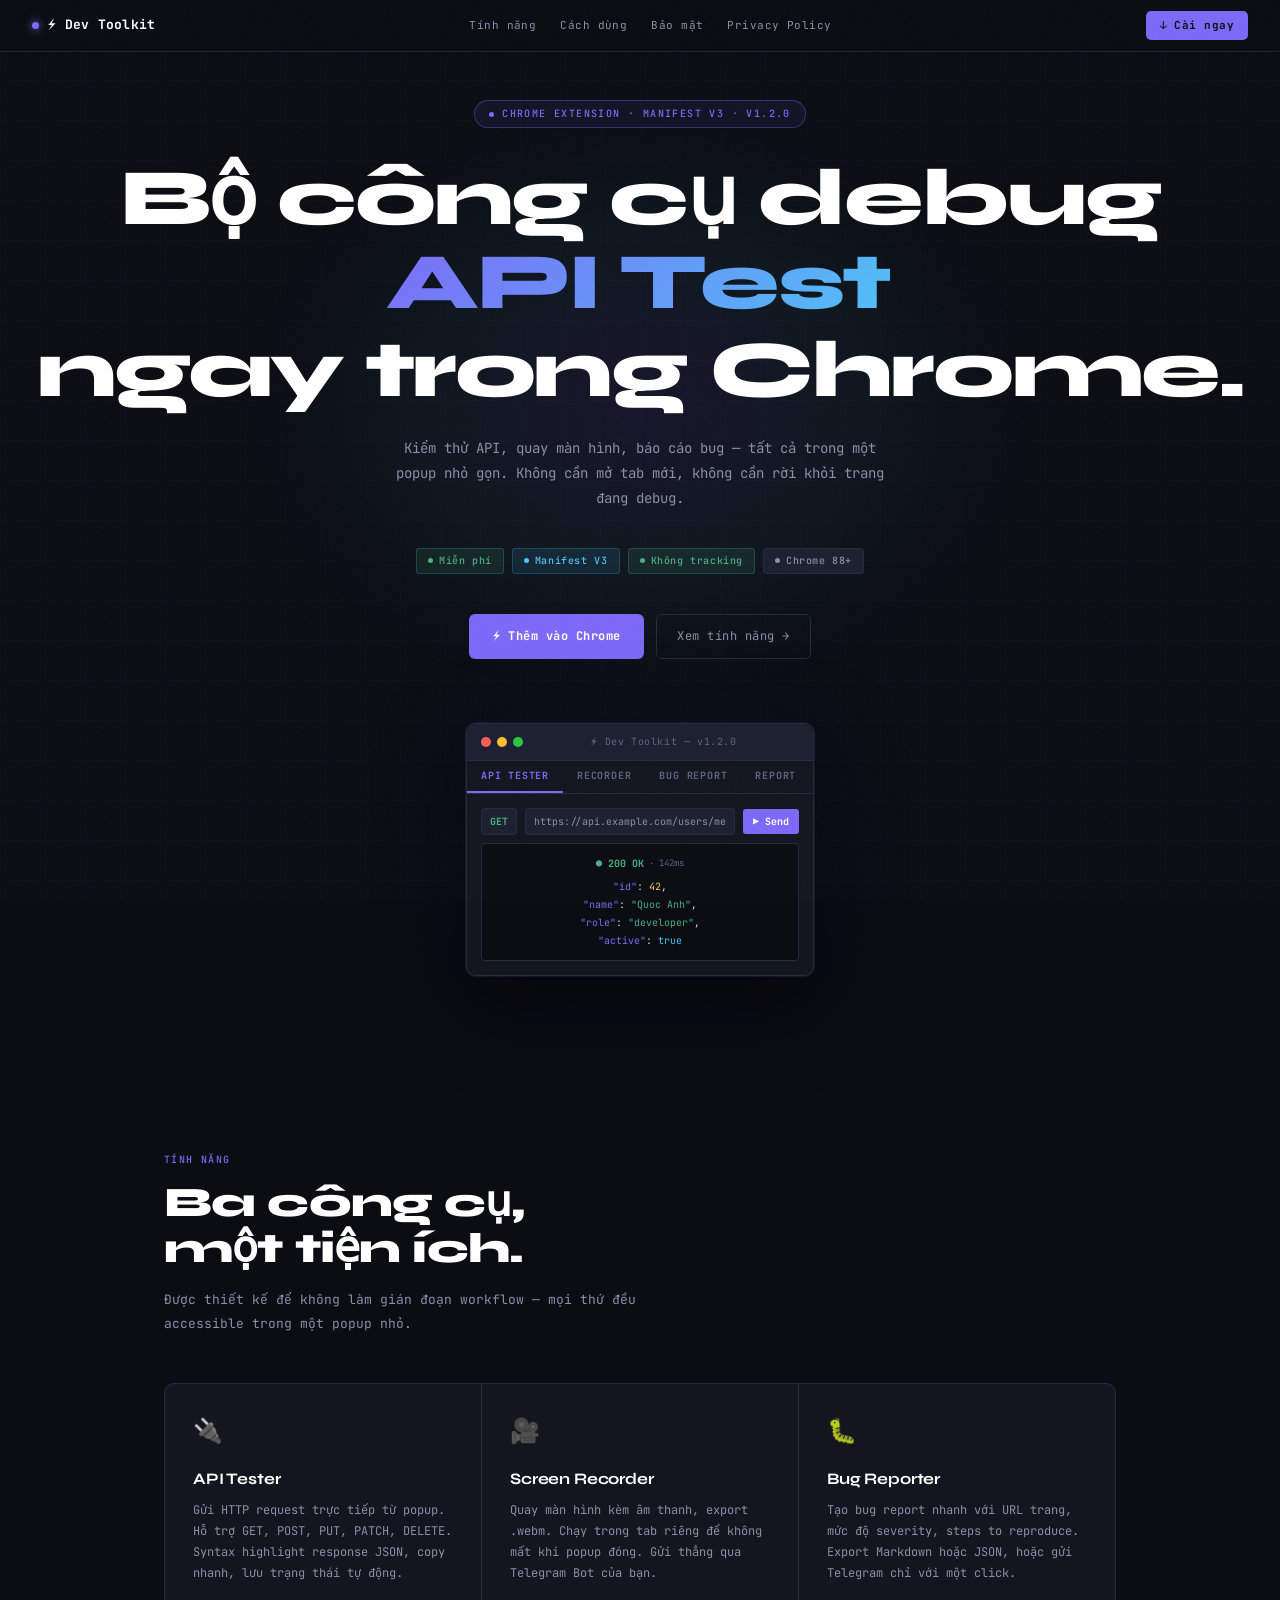
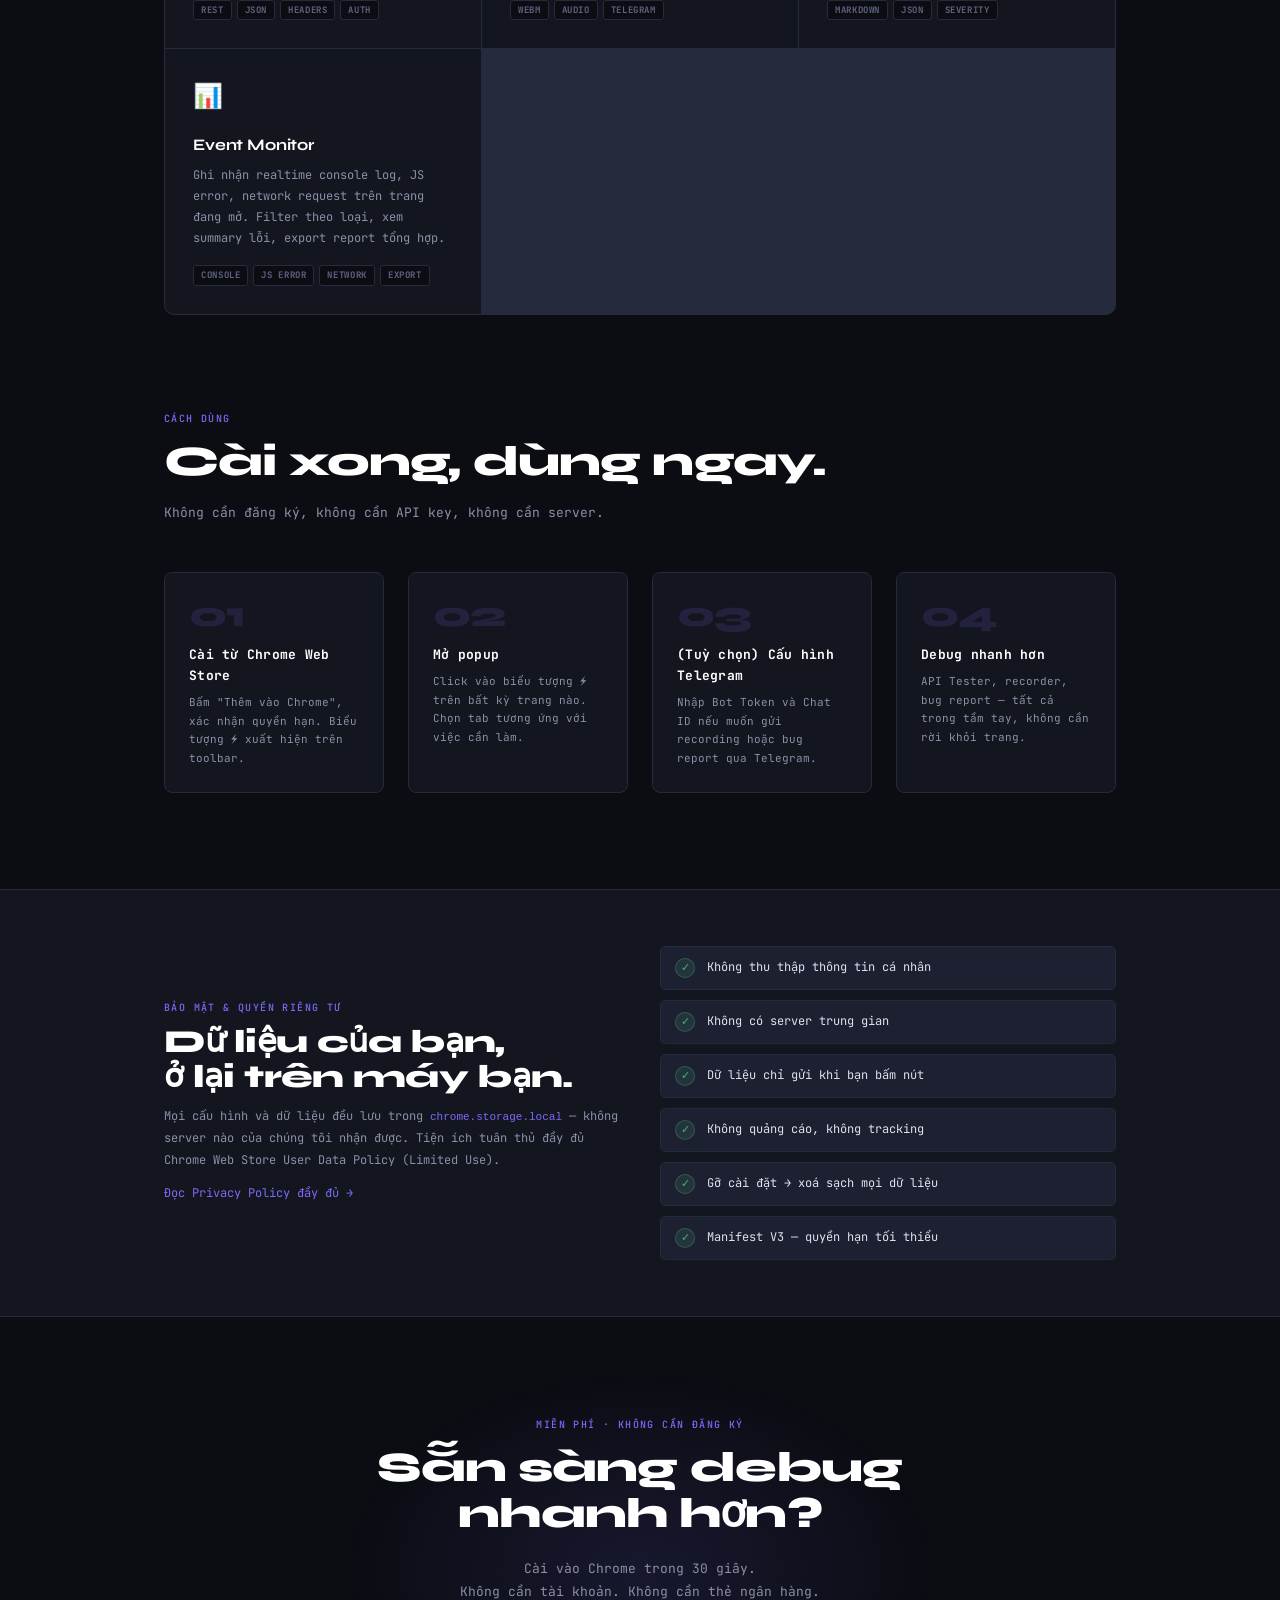
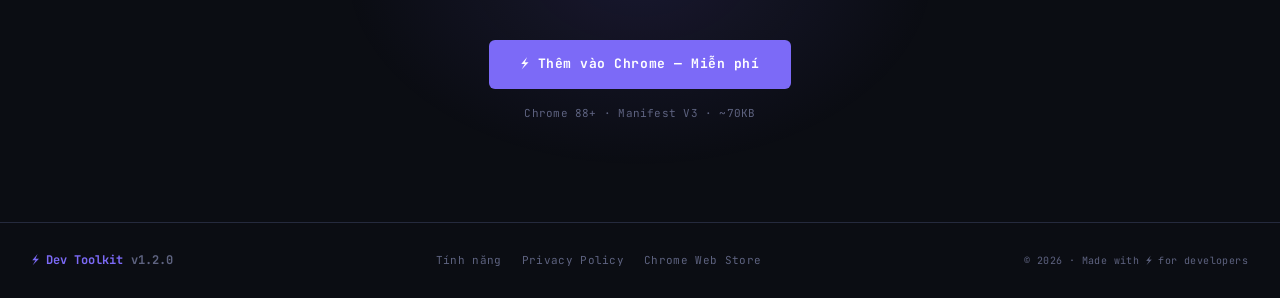
<file: index.html>
<!DOCTYPE html>
<html lang="vi">
<head>
<meta charset="UTF-8">
<meta name="viewport" content="width=device-width, initial-scale=1.0">
<meta name="description" content="Dev Toolkit – API Tester, Screen Recorder, Bug Reporter trực tiếp trong Chrome. Công cụ debug mạnh mẽ cho lập trình viên.">
<meta property="og:title" content="Dev Toolkit – Chrome Extension">
<meta property="og:description" content="API Tester · Screen Recorder · Bug Reporter. Bộ công cụ debug cho lập trình viên ngay trong Chrome.">
<title>Dev Toolkit – Chrome Extension for Developers</title>
<link rel="preconnect" href="https://fonts.googleapis.com">
<link href="https://fonts.googleapis.com/css2?family=JetBrains+Mono:ital,wght@0,400;0,500;0,700;1,400&family=Syne:wght@400;700;800&display=swap" rel="stylesheet">
<style>
/* ─── Reset & Variables ─────────────────────────────────── */
*, *::before, *::after { box-sizing: border-box; margin: 0; padding: 0; }

:root {
  --bg:       #0b0d13;
  --surface:  #13161f;
  --surface2: #1c2030;
  --border:   #252a3d;
  --border2:  #1e2236;
  --purple:   #7c6af7;
  --purple-d: #5548d9;
  --blue:     #4fc3f7;
  --green:    #4caf82;
  --yellow:   #ffc857;
  --red:      #f25f5c;
  --text:     #dde1f0;
  --muted:    #5e6380;
  --muted2:   #8b8fa8;
  --mono: 'JetBrains Mono', monospace;
  --display: 'Syne', sans-serif;
}

html { scroll-behavior: smooth; }

body {
  background: var(--bg);
  color: var(--text);
  font-family: var(--mono);
  font-size: 13px;
  line-height: 1.6;
  overflow-x: hidden;
}

/* ─── Noise overlay ─────────────────────────────────────── */
body::before {
  content: '';
  position: fixed; inset: 0;
  background-image: url("data:image/svg+xml,%3Csvg viewBox='0 0 256 256' xmlns='http://www.w3.org/2000/svg'%3E%3Cfilter id='n'%3E%3CfeTurbulence type='fractalNoise' baseFrequency='0.9' numOctaves='4' stitchTiles='stitch'/%3E%3C/filter%3E%3Crect width='100%25' height='100%25' filter='url(%23n)' opacity='0.04'/%3E%3C/svg%3E");
  background-size: 200px;
  pointer-events: none;
  z-index: 999;
  opacity: .6;
}

/* ─── Grid bg ───────────────────────────────────────────── */
.grid-bg {
  position: fixed; inset: 0;
  background-image:
    linear-gradient(rgba(124,106,247,.025) 1px, transparent 1px),
    linear-gradient(90deg, rgba(124,106,247,.025) 1px, transparent 1px);
  background-size: 40px 40px;
  pointer-events: none;
}

/* ─── Nav ───────────────────────────────────────────────── */
nav {
  position: fixed; top: 0; left: 0; right: 0;
  display: flex; align-items: center; justify-content: space-between;
  padding: 0 32px;
  height: 52px;
  border-bottom: 1px solid var(--border2);
  background: rgba(11,13,19,.85);
  backdrop-filter: blur(12px);
  z-index: 100;
}

.nav-logo {
  display: flex; align-items: center; gap: 9px;
  font-weight: 700; font-size: 13px; color: #fff;
  text-decoration: none; letter-spacing: .02em;
}

.nav-logo-dot {
  width: 7px; height: 7px;
  background: var(--purple);
  border-radius: 50%;
  box-shadow: 0 0 8px var(--purple);
  animation: breathe 3s infinite;
}

@keyframes breathe {
  0%,100% { box-shadow: 0 0 6px var(--purple); }
  50%      { box-shadow: 0 0 16px var(--purple), 0 0 32px rgba(124,106,247,.3); }
}

.nav-links {
  display: flex; align-items: center; gap: 4px;
}

.nav-link {
  font-size: 11px; color: var(--muted2);
  text-decoration: none; padding: 5px 10px;
  border-radius: 4px; transition: color .15s, background .15s;
  letter-spacing: .04em;
}
.nav-link:hover { color: var(--text); background: var(--surface2); }

.nav-cta {
  display: inline-flex; align-items: center; gap: 7px;
  font-size: 11px; font-weight: 700; color: var(--bg);
  background: var(--purple);
  padding: 6px 14px; border-radius: 5px;
  text-decoration: none; letter-spacing: .04em;
  transition: background .15s, transform .1s;
}
.nav-cta:hover { background: var(--purple-d); transform: translateY(-1px); }

/* ─── Hero ──────────────────────────────────────────────── */
.hero {
  min-height: 100vh;
  display: flex; flex-direction: column;
  justify-content: center; align-items: center;
  text-align: center;
  padding: 100px 24px 80px;
  position: relative;
}

/* Radial glow behind hero */
.hero::before {
  content: '';
  position: absolute;
  top: 10%; left: 50%;
  transform: translateX(-50%);
  width: 800px; height: 600px;
  background: radial-gradient(ellipse at center,
    rgba(124,106,247,.1) 0%,
    rgba(79,195,247,.05) 40%,
    transparent 70%);
  pointer-events: none;
}

.hero-tag {
  display: inline-flex; align-items: center; gap: 8px;
  font-size: 10px; font-weight: 500;
  color: var(--purple); letter-spacing: .14em; text-transform: uppercase;
  border: 1px solid rgba(124,106,247,.35);
  background: rgba(124,106,247,.08);
  padding: 5px 14px; border-radius: 20px;
  margin-bottom: 28px;
  animation: fadeUp .6s ease both;
}

.hero-tag::before {
  content: '';
  width: 5px; height: 5px;
  border-radius: 50%;
  background: var(--purple);
  animation: breathe 2s infinite;
}

.hero-title {
  font-family: var(--display);
  font-size: clamp(40px, 8vw, 80px);
  font-weight: 800;
  line-height: 1.05;
  letter-spacing: -.03em;
  color: #fff;
  margin-bottom: 8px;
  animation: fadeUp .6s .1s ease both;
}

.hero-title span {
  background: linear-gradient(135deg, var(--purple) 0%, var(--blue) 100%);
  -webkit-background-clip: text;
  -webkit-text-fill-color: transparent;
  background-clip: text;
}

.hero-sub {
  font-size: clamp(12px, 2vw, 14px);
  color: var(--muted2);
  max-width: 500px;
  margin: 16px auto 36px;
  line-height: 1.8;
  animation: fadeUp .6s .2s ease both;
}

.hero-badges {
  display: flex; flex-wrap: wrap; gap: 8px;
  justify-content: center;
  margin-bottom: 40px;
  animation: fadeUp .6s .25s ease both;
}

.badge {
  display: inline-flex; align-items: center; gap: 6px;
  font-size: 10px; font-weight: 500; letter-spacing: .06em;
  padding: 4px 11px; border-radius: 3px;
}
.badge-green  { background: rgba(76,175,130,.12); color: var(--green); border: 1px solid rgba(76,175,130,.25); }
.badge-blue   { background: rgba(79,195,247,.1);  color: var(--blue);  border: 1px solid rgba(79,195,247,.2); }
.badge-muted  { background: var(--surface2); color: var(--muted2); border: 1px solid var(--border); }
.badge::before { content: ''; width: 5px; height: 5px; border-radius: 50%; background: currentColor; }

.hero-actions {
  display: flex; gap: 12px; justify-content: center; flex-wrap: wrap;
  animation: fadeUp .6s .3s ease both;
}

.btn-primary {
  display: inline-flex; align-items: center; gap: 8px;
  background: var(--purple); color: #fff;
  font-family: var(--mono); font-size: 12px; font-weight: 700;
  padding: 12px 24px; border-radius: 6px;
  text-decoration: none; letter-spacing: .04em;
  transition: background .15s, transform .1s, box-shadow .15s;
  box-shadow: 0 0 0 rgba(124,106,247,0);
}
.btn-primary:hover {
  background: var(--purple-d);
  transform: translateY(-2px);
  box-shadow: 0 8px 30px rgba(124,106,247,.35);
}

.btn-ghost {
  display: inline-flex; align-items: center; gap: 8px;
  background: transparent; color: var(--muted2);
  font-family: var(--mono); font-size: 12px;
  padding: 12px 20px; border-radius: 6px;
  border: 1px solid var(--border);
  text-decoration: none; letter-spacing: .04em;
  transition: color .15s, border-color .15s, background .15s;
}
.btn-ghost:hover { color: var(--text); border-color: var(--muted); background: var(--surface2); }

/* ─── Terminal mockup ───────────────────────────────────── */
.mockup-wrap {
  margin-top: 64px;
  animation: fadeUp .8s .4s ease both;
}

.mockup {
  width: 100%;
  max-width: 560px;
  margin: 0 auto;
  background: var(--surface);
  border: 1px solid var(--border);
  border-radius: 10px;
  overflow: hidden;
  box-shadow:
    0 0 0 1px rgba(124,106,247,.1),
    0 24px 80px rgba(0,0,0,.6),
    0 0 120px rgba(124,106,247,.06);
}

.mockup-bar {
  display: flex; align-items: center; gap: 6px;
  padding: 10px 14px;
  background: var(--surface2);
  border-bottom: 1px solid var(--border);
}

.mockup-dot {
  width: 10px; height: 10px;
  border-radius: 50%;
}
.d-red    { background: #ff5f57; }
.d-yellow { background: #febc2e; }
.d-green  { background: #28c840; }

.mockup-title {
  margin-left: auto; margin-right: auto;
  font-size: 10px; color: var(--muted);
  letter-spacing: .06em;
}

.mockup-tabs {
  display: flex;
  border-bottom: 1px solid var(--border);
  background: var(--surface);
}

.m-tab {
  padding: 7px 14px;
  font-size: 10px; font-weight: 700;
  letter-spacing: .08em; text-transform: uppercase;
  color: var(--muted);
  border-bottom: 2px solid transparent;
  cursor: default;
}
.m-tab.active {
  color: var(--purple);
  border-bottom-color: var(--purple);
}

.mockup-body {
  padding: 14px;
  font-size: 11px; line-height: 1.7;
}

.m-row {
  display: flex; align-items: center; gap: 8px;
  margin-bottom: 8px;
}

.m-select {
  background: var(--surface2); color: var(--green);
  border: 1px solid var(--border); border-radius: 3px;
  padding: 4px 8px; font-family: var(--mono); font-size: 10px;
  font-weight: 700;
}

.m-input {
  flex: 1; background: var(--surface2);
  border: 1px solid var(--border); border-radius: 3px;
  color: var(--muted2); padding: 4px 8px;
  font-family: var(--mono); font-size: 10px;
}

.m-send {
  background: var(--purple); color: #fff;
  border: none; border-radius: 3px;
  padding: 4px 10px; font-family: var(--mono);
  font-size: 10px; font-weight: 700; cursor: default;
}

.m-resp {
  background: var(--bg);
  border: 1px solid var(--border); border-radius: 4px;
  padding: 10px; margin-top: 4px;
}

.m-status {
  display: inline-flex; align-items: center; gap: 5px;
  font-size: 10px; margin-bottom: 6px;
}

.m-200 { color: var(--green); font-weight: 700; }
.m-ms  { color: var(--muted); font-size: 9px; }

.m-json { font-size: 10px; line-height: 1.8; }
.j-key  { color: #7c6af7; }
.j-str  { color: #4caf82; }
.j-num  { color: #ffc857; }
.j-bool { color: #4fc3f7; }

/* ─── Section wrapper ───────────────────────────────────── */
.section {
  padding: 96px 24px;
  max-width: 1000px;
  margin: 0 auto;
}

.section-tag {
  font-size: 10px; font-weight: 500; color: var(--purple);
  letter-spacing: .14em; text-transform: uppercase;
  margin-bottom: 12px;
}

.section-title {
  font-family: var(--display);
  font-size: clamp(28px, 5vw, 42px);
  font-weight: 800; color: #fff;
  letter-spacing: -.02em;
  line-height: 1.1;
  margin-bottom: 16px;
}

.section-desc {
  font-size: 13px; color: var(--muted2);
  max-width: 480px; line-height: 1.8;
  margin-bottom: 48px;
}

/* ─── Feature cards ─────────────────────────────────────── */
.features-grid {
  display: grid;
  grid-template-columns: repeat(auto-fit, minmax(280px, 1fr));
  gap: 1px;
  background: var(--border);
  border: 1px solid var(--border);
  border-radius: 10px;
  overflow: hidden;
}

.feat-card {
  background: var(--surface);
  padding: 28px;
  position: relative;
  transition: background .2s;
  cursor: default;
}

.feat-card:hover { background: var(--surface2); }

.feat-card::before {
  content: '';
  position: absolute; top: 0; left: 0; right: 0;
  height: 2px;
  background: transparent;
  transition: background .2s;
}
.feat-card:hover::before { background: var(--purple); }

.feat-icon {
  font-size: 24px;
  margin-bottom: 16px;
  display: block;
}

.feat-title {
  font-family: var(--display);
  font-size: 16px; font-weight: 700;
  color: #fff; margin-bottom: 8px;
  letter-spacing: -.01em;
}

.feat-desc {
  font-size: 12px; color: var(--muted2);
  line-height: 1.75; margin-bottom: 16px;
}

.feat-tags {
  display: flex; flex-wrap: wrap; gap: 5px;
}

.feat-tag {
  font-size: 9px; font-weight: 700;
  letter-spacing: .07em; text-transform: uppercase;
  padding: 2px 7px; border-radius: 3px;
  background: var(--bg); color: var(--muted);
  border: 1px solid var(--border);
}

/* ─── How it works ──────────────────────────────────────── */
.steps {
  display: grid;
  grid-template-columns: repeat(auto-fit, minmax(200px, 1fr));
  gap: 24px;
  margin-top: 48px;
}

.step {
  position: relative;
  padding: 24px;
  background: var(--surface);
  border: 1px solid var(--border);
  border-radius: 8px;
  transition: border-color .2s, transform .2s;
}
.step:hover { border-color: rgba(124,106,247,.4); transform: translateY(-3px); }

.step-num {
  font-family: var(--display);
  font-size: 36px; font-weight: 800;
  color: rgba(124,106,247,.15);
  line-height: 1;
  margin-bottom: 12px;
  letter-spacing: -.03em;
}

.step-title {
  font-size: 13px; font-weight: 700; color: #fff;
  margin-bottom: 6px; letter-spacing: .02em;
}

.step-desc { font-size: 11px; color: var(--muted2); line-height: 1.7; }

/* ─── Privacy section ───────────────────────────────────── */
.privacy-strip {
  background: var(--surface);
  border-top: 1px solid var(--border);
  border-bottom: 1px solid var(--border);
}

.privacy-inner {
  max-width: 1000px; margin: 0 auto;
  padding: 56px 24px;
  display: grid;
  grid-template-columns: 1fr 1fr;
  gap: 40px;
  align-items: center;
}

.privacy-text .section-tag { margin-bottom: 8px; }
.privacy-text .section-title { font-size: clamp(22px, 4vw, 32px); margin-bottom: 12px; }
.privacy-text p { font-size: 12px; color: var(--muted2); line-height: 1.8; }
.privacy-text a { color: var(--purple); text-decoration: none; }
.privacy-text a:hover { text-decoration: underline; }

.privacy-checks {
  display: flex; flex-direction: column; gap: 10px;
}

.priv-check {
  display: flex; align-items: center; gap: 12px;
  font-size: 12px; color: var(--text);
  background: var(--surface2);
  border: 1px solid var(--border);
  padding: 11px 14px; border-radius: 5px;
  transition: border-color .15s;
}
.priv-check:hover { border-color: rgba(76,175,130,.3); }

.priv-check-icon {
  width: 20px; height: 20px;
  border-radius: 50%;
  background: rgba(76,175,130,.15);
  border: 1px solid rgba(76,175,130,.3);
  display: flex; align-items: center; justify-content: center;
  font-size: 11px; flex-shrink: 0;
  color: var(--green);
}

/* ─── CTA section ───────────────────────────────────────── */
.cta-section {
  padding: 100px 24px;
  text-align: center;
  position: relative;
  overflow: hidden;
}

.cta-section::before {
  content: '';
  position: absolute; top: 50%; left: 50%;
  transform: translate(-50%, -50%);
  width: 600px; height: 400px;
  background: radial-gradient(ellipse,
    rgba(124,106,247,.12) 0%, transparent 70%);
  pointer-events: none;
}

.cta-section .section-title { margin-bottom: 20px; }
.cta-section .section-desc { margin: 0 auto 36px; }

.cta-note {
  font-size: 11px; color: var(--muted);
  margin-top: 16px; letter-spacing: .02em;
}

/* ─── Footer ────────────────────────────────────────────── */
footer {
  border-top: 1px solid var(--border);
  padding: 28px 32px;
  display: flex; align-items: center;
  justify-content: space-between; flex-wrap: wrap; gap: 16px;
}

.footer-brand {
  display: flex; align-items: center; gap: 8px;
  font-weight: 700; font-size: 12px; color: var(--muted2);
  text-decoration: none;
}
.footer-brand strong { color: var(--purple); }

.footer-links {
  display: flex; gap: 20px; flex-wrap: wrap;
}

.footer-link {
  font-size: 11px; color: var(--muted);
  text-decoration: none; letter-spacing: .03em;
  transition: color .15s;
}
.footer-link:hover { color: var(--text); }

.footer-copy {
  font-size: 10px; color: var(--muted);
  letter-spacing: .04em;
}

/* ─── Animations ────────────────────────────────────────── */
@keyframes fadeUp {
  from { opacity: 0; transform: translateY(18px); }
  to   { opacity: 1; transform: translateY(0); }
}

/* scroll-reveal */
.reveal {
  opacity: 0; transform: translateY(24px);
  transition: opacity .6s ease, transform .6s ease;
}
.reveal.visible { opacity: 1; transform: translateY(0); }

/* Typing cursor */
.cursor {
  display: inline-block;
  width: 2px; height: 1em;
  background: var(--purple);
  margin-left: 2px;
  animation: blink .9s step-end infinite;
  vertical-align: middle;
}
@keyframes blink { 0%,100%{opacity:1} 50%{opacity:0} }

/* ─── Responsive ─────────────────────────────────────────── */
@media (max-width: 720px) {
  nav { padding: 0 16px; }
  .nav-links { display: none; }
  .privacy-inner { grid-template-columns: 1fr; }
  .hero-title { font-size: 36px; }
}

@media (max-width: 480px) {
  .section { padding: 64px 16px; }
  footer { flex-direction: column; align-items: flex-start; gap: 16px; }
}
</style>
</head>
<body>

<div class="grid-bg"></div>

<!-- ─── Nav ─────────────────────────────────────────────── -->
<nav>
  <a class="nav-logo" href="#">
    <span class="nav-logo-dot"></span>
    ⚡ Dev Toolkit
  </a>
  <div class="nav-links">
    <a class="nav-link" href="#features">Tính năng</a>
    <a class="nav-link" href="#how">Cách dùng</a>
    <a class="nav-link" href="#privacy">Bảo mật</a>
    <a class="nav-link" href="privacy-policy.html">Privacy Policy</a>
  </div>
  <a class="nav-cta" href="https://chrome.google.com/webstore" target="_blank" rel="noopener">
    ↓ Cài ngay
  </a>
</nav>

<!-- ─── Hero ─────────────────────────────────────────────── -->
<section class="hero">
  <div class="hero-tag">Chrome Extension · Manifest V3 · v1.2.0</div>

  <h1 class="hero-title">
    Bộ công cụ debug<br>
    <span id="typing-text">API Tester</span><span class="cursor"></span><br>
    ngay trong Chrome.
  </h1>

  <p class="hero-sub">
    Kiểm thử API, quay màn hình, báo cáo bug — tất cả trong một popup nhỏ gọn.
    Không cần mở tab mới, không cần rời khỏi trang đang debug.
  </p>

  <div class="hero-badges">
    <span class="badge badge-green">Miễn phí</span>
    <span class="badge badge-blue">Manifest V3</span>
    <span class="badge badge-green">Không tracking</span>
    <span class="badge badge-muted">Chrome 88+</span>
  </div>

  <div class="hero-actions">
    <a class="btn-primary" href="https://chrome.google.com/webstore" target="_blank" rel="noopener">
      ⚡ Thêm vào Chrome
    </a>
    <a class="btn-ghost" href="#features">Xem tính năng →</a>
  </div>

  <!-- mockup -->
  <div class="mockup-wrap reveal">
    <div class="mockup">
      <div class="mockup-bar">
        <div class="mockup-dot d-red"></div>
        <div class="mockup-dot d-yellow"></div>
        <div class="mockup-dot d-green"></div>
        <span class="mockup-title">⚡ Dev Toolkit — v1.2.0</span>
      </div>
      <div class="mockup-tabs">
        <div class="m-tab active">API TESTER</div>
        <div class="m-tab">RECORDER</div>
        <div class="m-tab">BUG REPORT</div>
        <div class="m-tab">REPORT</div>
      </div>
      <div class="mockup-body">
        <div class="m-row">
          <div class="m-select">GET</div>
          <div class="m-input">https://api.example.com/users/me</div>
          <div class="m-send">▶ Send</div>
        </div>
        <div class="m-resp">
          <div class="m-status">
            <span class="m-200">● 200 OK</span>
            <span class="m-ms">· 142ms</span>
          </div>
          <div class="m-json">
<span class="j-key">"id"</span>: <span class="j-num">42</span>,<br>
<span class="j-key">"name"</span>: <span class="j-str">"Quoc Anh"</span>,<br>
<span class="j-key">"role"</span>: <span class="j-str">"developer"</span>,<br>
<span class="j-key">"active"</span>: <span class="j-bool">true</span>
          </div>
        </div>
      </div>
    </div>
  </div>
</section>

<!-- ─── Features ─────────────────────────────────────────── -->
<div id="features" class="section">
  <div class="section-tag reveal">Tính năng</div>
  <h2 class="section-title reveal">Ba công cụ,<br>một tiện ích.</h2>
  <p class="section-desc reveal">
    Được thiết kế để không làm gián đoạn workflow —
    mọi thứ đều accessible trong một popup nhỏ.
  </p>

  <div class="features-grid reveal">
    <div class="feat-card">
      <span class="feat-icon">🔌</span>
      <div class="feat-title">API Tester</div>
      <div class="feat-desc">
        Gửi HTTP request trực tiếp từ popup. Hỗ trợ GET, POST, PUT, PATCH, DELETE.
        Syntax highlight response JSON, copy nhanh, lưu trạng thái tự động.
      </div>
      <div class="feat-tags">
        <span class="feat-tag">REST</span>
        <span class="feat-tag">JSON</span>
        <span class="feat-tag">Headers</span>
        <span class="feat-tag">Auth</span>
      </div>
    </div>

    <div class="feat-card">
      <span class="feat-icon">🎥</span>
      <div class="feat-title">Screen Recorder</div>
      <div class="feat-desc">
        Quay màn hình kèm âm thanh, export .webm. Chạy trong tab riêng để không mất khi popup đóng.
        Gửi thẳng qua Telegram Bot của bạn.
      </div>
      <div class="feat-tags">
        <span class="feat-tag">WebM</span>
        <span class="feat-tag">Audio</span>
        <span class="feat-tag">Telegram</span>
      </div>
    </div>

    <div class="feat-card">
      <span class="feat-icon">🐛</span>
      <div class="feat-title">Bug Reporter</div>
      <div class="feat-desc">
        Tạo bug report nhanh với URL trang, mức độ severity, steps to reproduce.
        Export Markdown hoặc JSON, hoặc gửi Telegram chỉ với một click.
      </div>
      <div class="feat-tags">
        <span class="feat-tag">Markdown</span>
        <span class="feat-tag">JSON</span>
        <span class="feat-tag">Severity</span>
      </div>
    </div>

    <div class="feat-card">
      <span class="feat-icon">📊</span>
      <div class="feat-title">Event Monitor</div>
      <div class="feat-desc">
        Ghi nhận realtime console log, JS error, network request trên trang đang mở.
        Filter theo loại, xem summary lỗi, export report tổng hợp.
      </div>
      <div class="feat-tags">
        <span class="feat-tag">Console</span>
        <span class="feat-tag">JS Error</span>
        <span class="feat-tag">Network</span>
        <span class="feat-tag">Export</span>
      </div>
    </div>
  </div>
</div>

<!-- ─── How it works ─────────────────────────────────────── -->
<div id="how" class="section" style="padding-top:0">
  <div class="section-tag reveal">Cách dùng</div>
  <h2 class="section-title reveal">Cài xong, dùng ngay.</h2>
  <p class="section-desc reveal">Không cần đăng ký, không cần API key, không cần server.</p>

  <div class="steps">
    <div class="step reveal">
      <div class="step-num">01</div>
      <div class="step-title">Cài từ Chrome Web Store</div>
      <div class="step-desc">Bấm "Thêm vào Chrome", xác nhận quyền hạn. Biểu tượng ⚡ xuất hiện trên toolbar.</div>
    </div>
    <div class="step reveal">
      <div class="step-num">02</div>
      <div class="step-title">Mở popup</div>
      <div class="step-desc">Click vào biểu tượng ⚡ trên bất kỳ trang nào. Chọn tab tương ứng với việc cần làm.</div>
    </div>
    <div class="step reveal">
      <div class="step-num">03</div>
      <div class="step-title">(Tuỳ chọn) Cấu hình Telegram</div>
      <div class="step-desc">Nhập Bot Token và Chat ID nếu muốn gửi recording hoặc bug report qua Telegram.</div>
    </div>
    <div class="step reveal">
      <div class="step-num">04</div>
      <div class="step-title">Debug nhanh hơn</div>
      <div class="step-desc">API Tester, recorder, bug report — tất cả trong tầm tay, không cần rời khỏi trang.</div>
    </div>
  </div>
</div>

<!-- ─── Privacy strip ─────────────────────────────────────── -->
<div id="privacy" class="privacy-strip">
  <div class="privacy-inner">
    <div class="privacy-text reveal">
      <div class="section-tag">Bảo mật & Quyền riêng tư</div>
      <h2 class="section-title">Dữ liệu của bạn,<br>ở lại trên máy bạn.</h2>
      <p>
        Mọi cấu hình và dữ liệu đều lưu trong
        <code style="color:var(--purple);font-size:11px">chrome.storage.local</code>
        — không server nào của chúng tôi nhận được.
        Tiện ích tuân thủ đầy đủ Chrome Web Store User Data Policy (Limited Use).
      </p>
      <p style="margin-top:12px">
        <a href="privacy-policy.html">Đọc Privacy Policy đầy đủ →</a>
      </p>
    </div>
    <div class="privacy-checks reveal">
      <div class="priv-check"><span class="priv-check-icon">✓</span>Không thu thập thông tin cá nhân</div>
      <div class="priv-check"><span class="priv-check-icon">✓</span>Không có server trung gian</div>
      <div class="priv-check"><span class="priv-check-icon">✓</span>Dữ liệu chỉ gửi khi bạn bấm nút</div>
      <div class="priv-check"><span class="priv-check-icon">✓</span>Không quảng cáo, không tracking</div>
      <div class="priv-check"><span class="priv-check-icon">✓</span>Gỡ cài đặt → xoá sạch mọi dữ liệu</div>
      <div class="priv-check"><span class="priv-check-icon">✓</span>Manifest V3 — quyền hạn tối thiểu</div>
    </div>
  </div>
</div>

<!-- ─── CTA ───────────────────────────────────────────────── -->
<div class="cta-section">
  <div class="section-tag reveal" style="margin-bottom:12px">Miễn phí · Không cần đăng ký</div>
  <h2 class="section-title reveal">Sẵn sàng debug<br>nhanh hơn?</h2>
  <p class="section-desc reveal">
    Cài vào Chrome trong 30 giây.<br>Không cần tài khoản. Không cần thẻ ngân hàng.
  </p>
  <div class="reveal">
    <a class="btn-primary" href="https://chrome.google.com/webstore" target="_blank" rel="noopener" style="font-size:13px;padding:14px 32px;">
      ⚡ Thêm vào Chrome — Miễn phí
    </a>
    <p class="cta-note">Chrome 88+ · Manifest V3 · ~70KB</p>
  </div>
</div>

<!-- ─── Footer ────────────────────────────────────────────── -->
<footer>
  <a class="footer-brand" href="#">
    <strong>⚡ Dev Toolkit</strong>
    <span style="color:var(--muted)">v1.2.0</span>
  </a>
  <div class="footer-links">
    <a class="footer-link" href="#features">Tính năng</a>
    <a class="footer-link" href="privacy-policy.html">Privacy Policy</a>
    <a class="footer-link" href="https://chrome.google.com/webstore" target="_blank" rel="noopener">Chrome Web Store</a>
  </div>
  <span class="footer-copy">© 2026 · Made with ⚡ for developers</span>
</footer>

<script>
// ── Typing effect ────────────────────────────────────────
const words = ['API Tester', 'Screen Recorder', 'Bug Reporter', 'Event Monitor'];
let wi = 0, ci = 0, deleting = false;
const el = document.getElementById('typing-text');

function type() {
  const word = words[wi];
  if (!deleting) {
    el.textContent = word.slice(0, ++ci);
    if (ci === word.length) { deleting = true; setTimeout(type, 1800); return; }
  } else {
    el.textContent = word.slice(0, --ci);
    if (ci === 0) { deleting = false; wi = (wi + 1) % words.length; }
  }
  setTimeout(type, deleting ? 40 : 80);
}
setTimeout(type, 1200);

// ── Scroll reveal ────────────────────────────────────────
const observer = new IntersectionObserver(entries => {
  entries.forEach(e => { if (e.isIntersecting) e.target.classList.add('visible'); });
}, { threshold: 0.12 });

document.querySelectorAll('.reveal').forEach(el => observer.observe(el));
</script>
</body>
</html>
</file>
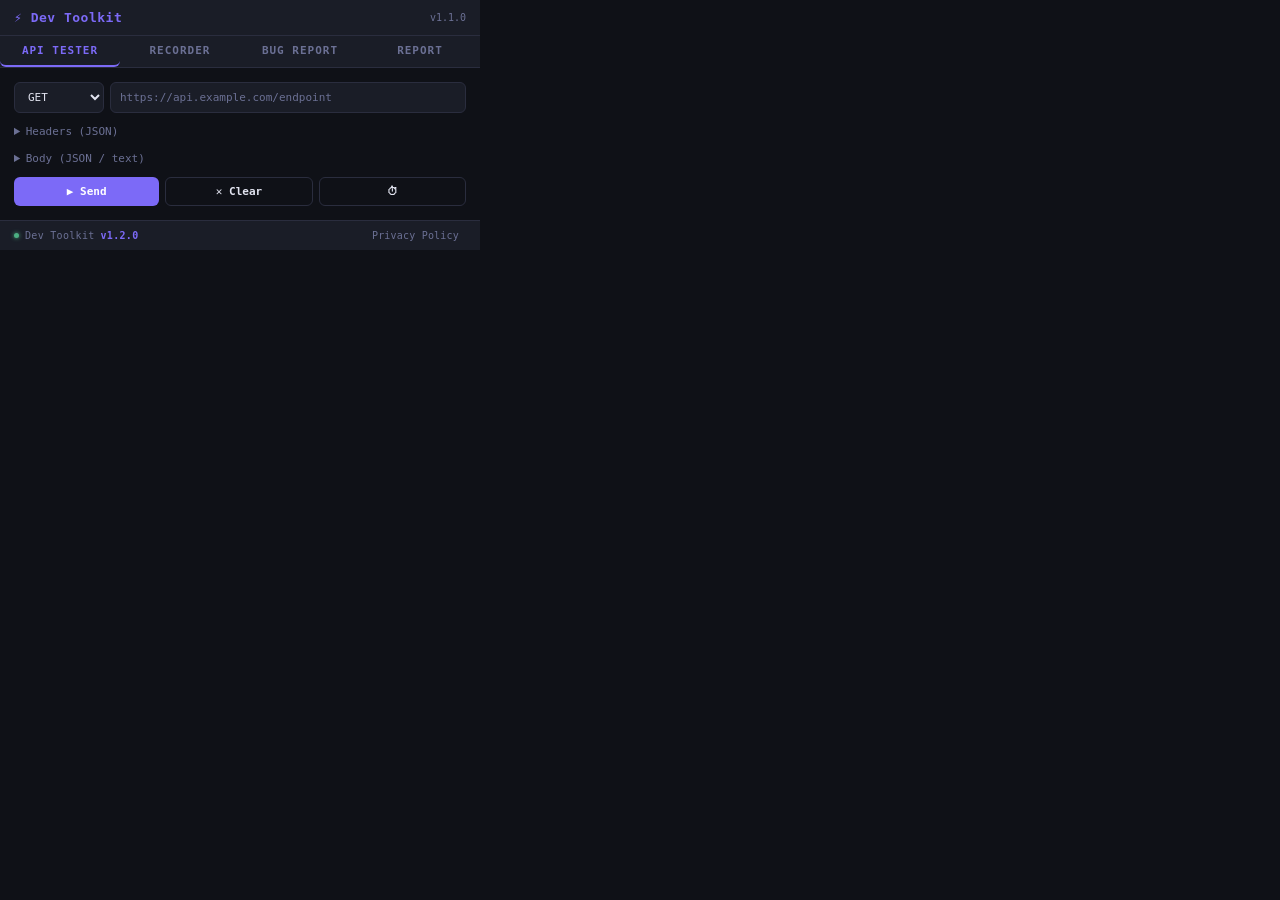
<file: popup.html>
<!DOCTYPE html>
<html lang="vi">
<head>
  <meta charset="UTF-8">
  <title>Dev Toolkit</title>
  <link rel="stylesheet" href="popup.css">
</head>
<body>

<div class="header">
  <span class="logo">⚡ Dev Toolkit</span>
  <span class="version">v1.1.0</span>
</div>

<div class="tabs">
  <button class="tab active" data-tab="api">API TESTER</button>
  <button class="tab" data-tab="recorder">RECORDER</button>
  <button class="tab" data-tab="bug">BUG REPORT</button>
  <button class="tab" data-tab="report">REPORT</button>
</div>

<!-- ─── API Tester ──────────────────────────────────────── -->
<div id="api" class="panel active">
  <div class="url-row">
    <select id="method">
      <option>GET</option>
      <option>POST</option>
      <option>PUT</option>
      <option>PATCH</option>
      <option>DELETE</option>
      <option>HEAD</option>
      <option>OPTIONS</option>
    </select>
    <input id="url" type="text" placeholder="https://api.example.com/endpoint" spellcheck="false">
  </div>

  <details class="mt6">
    <summary style="color:var(--muted);cursor:pointer;font-size:11px;padding:4px 0;">Headers (JSON)</summary>
    <textarea id="headers" class="mt6" rows="3" spellcheck="false"
      placeholder='{"Authorization": "Bearer token", "Accept": "application/json"}'></textarea>
  </details>

  <details class="mt6" id="body-section">
    <summary style="color:var(--muted);cursor:pointer;font-size:11px;padding:4px 0;">Body (JSON / text)</summary>
    <textarea id="body" class="mt6" rows="4" spellcheck="false"
      placeholder='{"key": "value"}'></textarea>
  </details>

  <div class="btn-row mt8">
    <button class="btn-primary" id="send-btn">▶ Send</button>
    <button class="btn-ghost" id="clear-btn">✕ Clear</button>
    <button class="btn-ghost" id="history-btn" title="History">⏱</button>
  </div>

  <div id="api-response" style="margin-top:10px;display:none;">
    <div class="response-meta">
      <span class="status-badge" id="resp-status"></span>
      <span id="resp-status-text" style="color:var(--muted);font-size:10px;"></span>
      <span class="elapsed" id="resp-elapsed"></span>
      <button class="copy-resp" id="copy-resp-btn">copy</button>
    </div>
    <div class="response-tabs">
      <button class="resp-tab active" data-resp="body">Body</button>
      <button class="resp-tab" data-resp="headers">Headers</button>
    </div>
    <div class="response-body" id="resp-body-content"></div>
  </div>

  <div id="api-error" class="msg error" style="display:none;"></div>
  <div id="api-loading" class="msg info" style="display:none;">Đang gửi request...</div>
</div>

<!-- ─── Screen Recorder ─────────────────────────────────── -->
<div id="recorder" class="panel">
  <div class="recorder-center">
    <div class="rec-icon">🎥</div>
    <div class="rec-desc">
      Screen recorder chạy trong tab riêng để không bị đóng khi mất focus.<br>
      Hỗ trợ ghi màn hình + âm thanh, export .webm.
    </div>
    <button class="btn-primary" id="open-recorder-btn" style="padding:9px 28px;">
      Mở Screen Recorder
    </button>
  </div>
</div>

<!-- ─── Bug Reporter ────────────────────────────────────── -->
<div id="bug" class="panel">
  <label class="field-label">URL TRANG HIỆN TẠI</label>
  <input id="bug-url" type="text" readonly placeholder="Đang lấy URL..." spellcheck="false">

  <label class="field-label">TIÊU ĐỀ LỖI</label>
  <input id="bug-title" type="text" placeholder="VD: Button submit không hoạt động trên mobile">

  <label class="field-label">MỨC ĐỘ</label>
  <div class="severity-row">
    <button class="sev-btn" data-sev="low">LOW</button>
    <button class="sev-btn active-medium" data-sev="medium">MEDIUM</button>
    <button class="sev-btn" data-sev="high">HIGH</button>
    <button class="sev-btn" data-sev="critical">CRITICAL</button>
  </div>

  <label class="field-label">MÔ TẢ / STEPS TO REPRODUCE</label>
  <textarea id="bug-desc" rows="5"
    placeholder="1. Vào trang...&#10;2. Click...&#10;3. Kết quả thực tế: ...&#10;4. Kết quả mong đợi: ..."></textarea>

  <div class="btn-row mt8">
    <button class="btn-ghost" id="copy-md-btn">📋 Copy Markdown</button>
    <button class="btn-ghost" id="copy-json-btn">📋 Copy JSON</button>
  </div>

  <div id="bug-status" style="margin-top:8px;"></div>
</div>


<!-- ─── Report Panel ────────────────────────────────────────────────── -->
<div id="report" class="panel">

  <div class="report-toolbar">
    <div class="filter-row">
      <button class="filter-btn active" data-filter="all">All</button>
      <button class="filter-btn" data-filter="CONSOLE">Console</button>
      <button class="filter-btn" data-filter="JS_ERROR">JS Error</button>
      <button class="filter-btn" data-filter="NETWORK">Network</button>
    </div>
    <div class="report-actions">
      <button class="btn-icon" id="refresh-btn" title="Refresh">↻</button>
      <button class="btn-icon danger" id="clear-events-btn" title="Xoá tất cả">✕</button>
    </div>
  </div>

  <div class="event-summary" id="event-summary">
    <span class="sum-item err" id="sum-errors">0 errors</span>
    <span class="sum-sep">·</span>
    <span class="sum-item warn" id="sum-warns">0 warns</span>
    <span class="sum-sep">·</span>
    <span class="sum-item net" id="sum-net">0 requests</span>
    <span class="sum-sep">·</span>
    <span class="sum-item fail-net" id="sum-net-fail">0 failed</span>
  </div>

  <div class="event-list" id="event-list">
    <div class="empty-state">Chưa có dữ liệu.<br>Tương tác với trang để bắt đầu ghi nhận.</div>
  </div>

  <div class="btn-row mt8">
    <button class="btn-primary" id="gen-report-btn">📋 Export Report</button>
    <button class="btn-ghost" id="send-report-tg-btn">✈ Send TG</button>
  </div>

  <div id="report-status" class="msg" style="margin-top:8px;display:none;"></div>
</div>

<footer class="ext-footer">
  <span class="ext-footer-left">
    <span class="ext-footer-dot"></span>
    Dev Toolkit <span class="ext-footer-ver">v1.2.0</span>
  </span>
  <a class="ext-footer-policy" id="privacy-link" href="#">Privacy Policy</a>
</footer>

<script src="popup.js"></script>
</body>
</html>
</file>
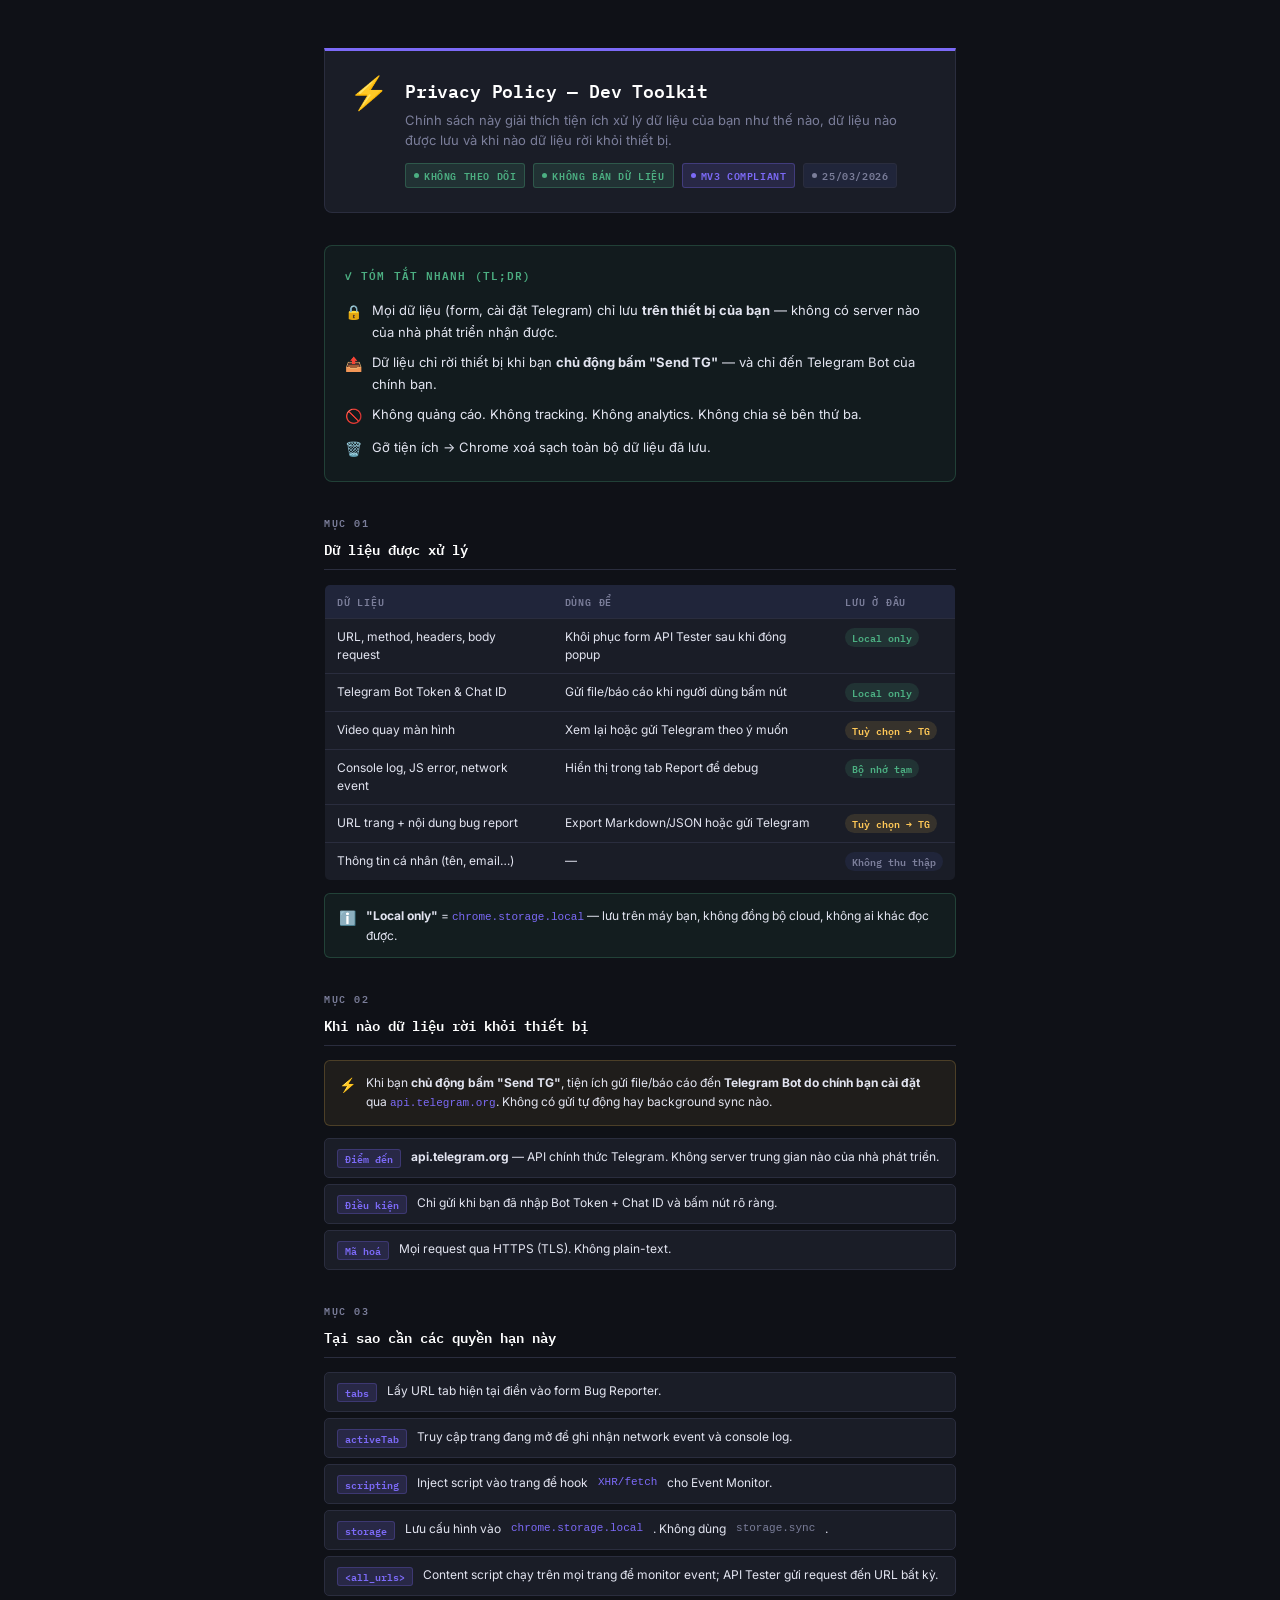
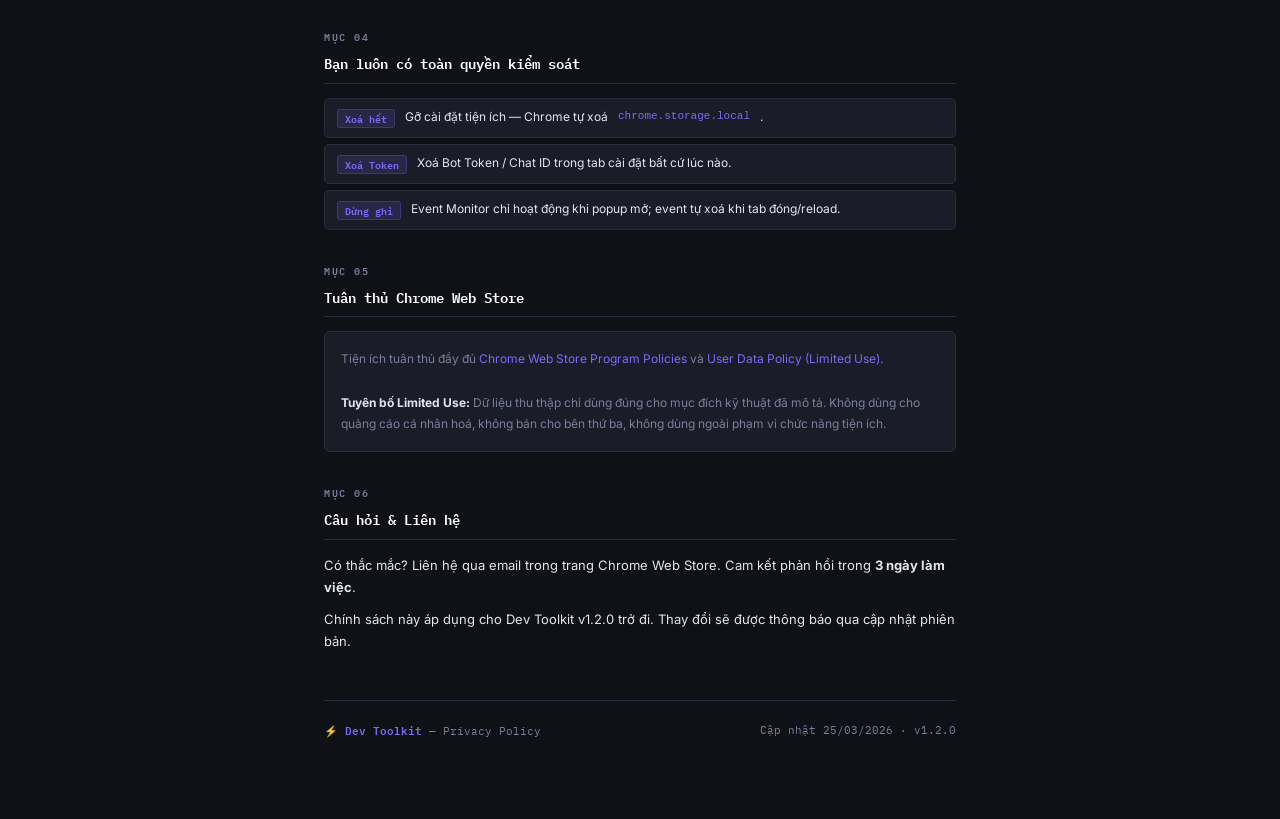
<file: privacy-policy.html>
<!DOCTYPE html>
<html lang="vi">
<head>
<meta charset="UTF-8">
<meta name="viewport" content="width=device-width, initial-scale=1.0">
<title>Privacy Policy – Dev Toolkit</title>
<link rel="preconnect" href="https://fonts.googleapis.com">
<link href="https://fonts.googleapis.com/css2?family=IBM+Plex+Mono:wght@500;600&family=Inter:wght@300;400;500;600&display=swap" rel="stylesheet">
<style>
:root {
  --bg:#0f1117; --surface:#1a1d27; --surface2:#20253a; --border:#2a2d3e;
  --accent:#7c6af7; --green:#4caf82; --yellow:#ffc857; --red:#f25f5c;
  --blue:#4fc3f7; --text:#e2e4f0; --muted:#7b7e9a;
  --mono:'IBM Plex Mono',monospace; --sans:'Inter',sans-serif;
}
*{box-sizing:border-box;margin:0;padding:0}
body{background:var(--bg);color:var(--text);font-family:var(--sans);font-size:14px;line-height:1.7}
.page{max-width:680px;margin:0 auto;padding:48px 24px 80px}

/* Hero */
.hero{display:flex;align-items:flex-start;gap:16px;padding:24px;background:var(--surface);border:1px solid var(--border);border-top:3px solid var(--accent);border-radius:0 0 8px 8px;margin-bottom:32px}
.hero-icon{font-size:32px;line-height:1;flex-shrink:0;margin-top:2px}
.hero-text h1{font-family:var(--mono);font-size:18px;font-weight:600;color:#fff;margin-bottom:4px;letter-spacing:-.01em}
.hero-text p{font-size:13px;color:var(--muted);line-height:1.6}
.hero-meta{margin-top:12px;display:flex;gap:8px;flex-wrap:wrap}
.chip{display:inline-flex;align-items:center;gap:5px;font-family:var(--mono);font-size:10px;font-weight:600;letter-spacing:.06em;padding:3px 8px;border-radius:3px;text-transform:uppercase}
.chip::before{content:'';width:5px;height:5px;border-radius:50%;background:currentColor}
.chip-green{background:rgba(76,175,130,.15);color:var(--green);border:1px solid rgba(76,175,130,.3)}
.chip-purple{background:rgba(124,106,247,.15);color:var(--accent);border:1px solid rgba(124,106,247,.3)}
.chip-muted{background:var(--surface2);color:var(--muted);border:1px solid var(--border)}

/* TL;DR */
.tldr{background:rgba(76,175,130,.07);border:1px solid rgba(76,175,130,.25);border-radius:8px;padding:20px;margin-bottom:32px}
.tldr-title{font-family:var(--mono);font-size:11px;font-weight:600;color:var(--green);letter-spacing:.1em;text-transform:uppercase;margin-bottom:14px;display:flex;align-items:center;gap:8px}
.tldr-title::before{content:'✓'}
.tldr-grid{display:grid;gap:8px}
.tldr-row{display:flex;align-items:flex-start;gap:10px;font-size:13px}
.tldr-icon{font-size:14px;flex-shrink:0;margin-top:1px}

/* Section */
section{margin-bottom:32px}
.sec-label{font-family:var(--mono);font-size:10px;font-weight:600;color:var(--muted);letter-spacing:.15em;text-transform:uppercase;margin-bottom:6px}
h2{font-family:var(--mono);font-size:14px;font-weight:600;color:#fff;margin-bottom:14px;padding-bottom:8px;border-bottom:1px solid var(--border)}
p{font-size:13px;color:var(--text);margin-bottom:10px}

/* Table */
.data-table{width:100%;border-collapse:collapse;font-size:12px;margin:4px 0 12px;border-radius:6px;overflow:hidden;border:1px solid var(--border)}
.data-table th{background:var(--surface2);color:var(--muted);font-family:var(--mono);font-size:10px;font-weight:600;letter-spacing:.08em;text-transform:uppercase;padding:8px 12px;text-align:left;border-bottom:1px solid var(--border)}
.data-table td{padding:9px 12px;border-bottom:1px solid var(--border);vertical-align:top;background:var(--surface);line-height:1.5}
.data-table tr:last-child td{border-bottom:none}
.data-table tr:hover td{background:var(--surface2)}
.pill{display:inline-block;font-family:var(--mono);font-size:10px;font-weight:600;padding:2px 7px;border-radius:10px;white-space:nowrap}
.pill-green{background:rgba(76,175,130,.15);color:var(--green)}
.pill-yellow{background:rgba(255,200,87,.12);color:var(--yellow)}
.pill-muted{background:var(--surface2);color:var(--muted)}

/* Perm list */
.perm-list{list-style:none;display:flex;flex-direction:column;gap:6px;margin-bottom:12px}
.perm-list li{display:flex;align-items:flex-start;gap:10px;font-size:12px;background:var(--surface);border:1px solid var(--border);padding:9px 12px;border-radius:5px;line-height:1.5}
.perm-key{font-family:var(--mono);font-size:10px;font-weight:600;background:rgba(124,106,247,.15);color:var(--accent);border:1px solid rgba(124,106,247,.25);padding:1px 7px;border-radius:3px;white-space:nowrap;flex-shrink:0;margin-top:1px}

/* Alert */
.alert{display:flex;gap:10px;padding:12px 14px;border-radius:6px;font-size:12px;line-height:1.6;margin-bottom:12px}
.alert-icon{font-size:14px;flex-shrink:0;margin-top:1px}
.alert-green{background:rgba(76,175,130,.08);border:1px solid rgba(76,175,130,.25)}
.alert-yellow{background:rgba(255,200,87,.07);border:1px solid rgba(255,200,87,.2)}

/* Compliance */
.compliance{background:var(--surface);border:1px solid var(--border);border-radius:6px;padding:16px;font-size:12px;color:var(--muted);line-height:1.8}
.compliance a{color:var(--accent);text-decoration:none}
.compliance a:hover{text-decoration:underline}
.compliance strong{color:var(--text)}

/* Footer */
.footer{margin-top:48px;padding-top:20px;border-top:1px solid var(--border);display:flex;justify-content:space-between;align-items:center;flex-wrap:wrap;gap:8px;font-family:var(--mono);font-size:11px;color:var(--muted)}
.footer-brand{color:var(--accent);font-weight:600}

@media(max-width:520px){.page{padding:32px 16px 60px}.hero{flex-direction:column;gap:12px}}
</style>
</head>
<body>
<div class="page">

  <div class="hero">
    <div class="hero-icon">⚡</div>
    <div class="hero-text">
      <h1>Privacy Policy — Dev Toolkit</h1>
      <p>Chính sách này giải thích tiện ích xử lý dữ liệu của bạn như thế nào, dữ liệu nào được lưu và khi nào dữ liệu rời khỏi thiết bị.</p>
      <div class="hero-meta">
        <span class="chip chip-green">Không theo dõi</span>
        <span class="chip chip-green">Không bán dữ liệu</span>
        <span class="chip chip-purple">MV3 Compliant</span>
        <span class="chip chip-muted">25/03/2026</span>
      </div>
    </div>
  </div>

  <div class="tldr">
    <div class="tldr-title">Tóm tắt nhanh (TL;DR)</div>
    <div class="tldr-grid">
      <div class="tldr-row"><span class="tldr-icon">🔒</span><span>Mọi dữ liệu (form, cài đặt Telegram) chỉ lưu <strong>trên thiết bị của bạn</strong> — không có server nào của nhà phát triển nhận được.</span></div>
      <div class="tldr-row"><span class="tldr-icon">📤</span><span>Dữ liệu chỉ rời thiết bị khi bạn <strong>chủ động bấm "Send TG"</strong> — và chỉ đến Telegram Bot của chính bạn.</span></div>
      <div class="tldr-row"><span class="tldr-icon">🚫</span><span>Không quảng cáo. Không tracking. Không analytics. Không chia sẻ bên thứ ba.</span></div>
      <div class="tldr-row"><span class="tldr-icon">🗑️</span><span>Gỡ tiện ích → Chrome xoá sạch toàn bộ dữ liệu đã lưu.</span></div>
    </div>
  </div>

  <section>
    <div class="sec-label">Mục 01</div>
    <h2>Dữ liệu được xử lý</h2>
    <table class="data-table">
      <thead><tr><th>Dữ liệu</th><th>Dùng để</th><th>Lưu ở đâu</th></tr></thead>
      <tbody>
        <tr><td>URL, method, headers, body request</td><td>Khôi phục form API Tester sau khi đóng popup</td><td><span class="pill pill-green">Local only</span></td></tr>
        <tr><td>Telegram Bot Token &amp; Chat ID</td><td>Gửi file/báo cáo khi người dùng bấm nút</td><td><span class="pill pill-green">Local only</span></td></tr>
        <tr><td>Video quay màn hình</td><td>Xem lại hoặc gửi Telegram theo ý muốn</td><td><span class="pill pill-yellow">Tuỳ chọn → TG</span></td></tr>
        <tr><td>Console log, JS error, network event</td><td>Hiển thị trong tab Report để debug</td><td><span class="pill pill-green">Bộ nhớ tạm</span></td></tr>
        <tr><td>URL trang + nội dung bug report</td><td>Export Markdown/JSON hoặc gửi Telegram</td><td><span class="pill pill-yellow">Tuỳ chọn → TG</span></td></tr>
        <tr><td>Thông tin cá nhân (tên, email…)</td><td>—</td><td><span class="pill pill-muted">Không thu thập</span></td></tr>
      </tbody>
    </table>
    <div class="alert alert-green">
      <span class="alert-icon">ℹ️</span>
      <span><strong>"Local only"</strong> = <code style="font-size:11px;color:var(--accent)">chrome.storage.local</code> — lưu trên máy bạn, không đồng bộ cloud, không ai khác đọc được.</span>
    </div>
  </section>

  <section>
    <div class="sec-label">Mục 02</div>
    <h2>Khi nào dữ liệu rời khỏi thiết bị</h2>
    <div class="alert alert-yellow">
      <span class="alert-icon">⚡</span>
      <span>Khi bạn <strong>chủ động bấm "Send TG"</strong>, tiện ích gửi file/báo cáo đến <strong>Telegram Bot do chính bạn cài đặt</strong> qua <code style="font-size:11px;color:var(--accent)">api.telegram.org</code>. Không có gửi tự động hay background sync nào.</span>
    </div>
    <ul class="perm-list">
      <li><span class="perm-key">Điểm đến</span><span><strong style="color:var(--text)">api.telegram.org</strong> — API chính thức Telegram. Không server trung gian nào của nhà phát triển.</span></li>
      <li><span class="perm-key">Điều kiện</span><span>Chỉ gửi khi bạn đã nhập Bot Token + Chat ID và bấm nút rõ ràng.</span></li>
      <li><span class="perm-key">Mã hoá</span><span>Mọi request qua HTTPS (TLS). Không plain-text.</span></li>
    </ul>
  </section>

  <section>
    <div class="sec-label">Mục 03</div>
    <h2>Tại sao cần các quyền hạn này</h2>
    <ul class="perm-list">
      <li><span class="perm-key">tabs</span>Lấy URL tab hiện tại điền vào form Bug Reporter.</li>
      <li><span class="perm-key">activeTab</span>Truy cập trang đang mở để ghi nhận network event và console log.</li>
      <li><span class="perm-key">scripting</span>Inject script vào trang để hook <code style="font-size:11px;color:var(--accent)">XHR/fetch</code> cho Event Monitor.</li>
      <li><span class="perm-key">storage</span>Lưu cấu hình vào <code style="font-size:11px;color:var(--accent)">chrome.storage.local</code>. Không dùng <code style="font-size:11px;color:var(--muted)">storage.sync</code>.</li>
      <li><span class="perm-key">&lt;all_urls&gt;</span>Content script chạy trên mọi trang để monitor event; API Tester gửi request đến URL bất kỳ.</li>
    </ul>
  </section>

  <section>
    <div class="sec-label">Mục 04</div>
    <h2>Bạn luôn có toàn quyền kiểm soát</h2>
    <ul class="perm-list">
      <li><span class="perm-key">Xoá hết</span>Gỡ cài đặt tiện ích — Chrome tự xoá <code style="font-size:11px;color:var(--accent)">chrome.storage.local</code>.</li>
      <li><span class="perm-key">Xoá Token</span>Xoá Bot Token / Chat ID trong tab cài đặt bất cứ lúc nào.</li>
      <li><span class="perm-key">Dừng ghi</span>Event Monitor chỉ hoạt động khi popup mở; event tự xoá khi tab đóng/reload.</li>
    </ul>
  </section>

  <section>
    <div class="sec-label">Mục 05</div>
    <h2>Tuân thủ Chrome Web Store</h2>
    <div class="compliance">
      Tiện ích tuân thủ đầy đủ <a href="https://developer.chrome.com/docs/webstore/program-policies" target="_blank" rel="noopener">Chrome Web Store Program Policies</a> và <a href="https://developer.chrome.com/docs/webstore/program-policies/user-data-faq" target="_blank" rel="noopener">User Data Policy (Limited Use)</a>.<br><br>
      <strong>Tuyên bố Limited Use:</strong> Dữ liệu thu thập chỉ dùng đúng cho mục đích kỹ thuật đã mô tả. Không dùng cho quảng cáo cá nhân hoá, không bán cho bên thứ ba, không dùng ngoài phạm vi chức năng tiện ích.
    </div>
  </section>

  <section>
    <div class="sec-label">Mục 06</div>
    <h2>Câu hỏi &amp; Liên hệ</h2>
    <p>Có thắc mắc? Liên hệ qua email trong trang Chrome Web Store. Cam kết phản hồi trong <strong>3 ngày làm việc</strong>.</p>
    <p>Chính sách này áp dụng cho Dev Toolkit v1.2.0 trở đi. Thay đổi sẽ được thông báo qua cập nhật phiên bản.</p>
  </section>

  <footer class="footer">
    <span><span class="footer-brand">⚡ Dev Toolkit</span> — Privacy Policy</span>
    <span>Cập nhật 25/03/2026 · v1.2.0</span>
  </footer>

</div>
</body>
</html>
</file>
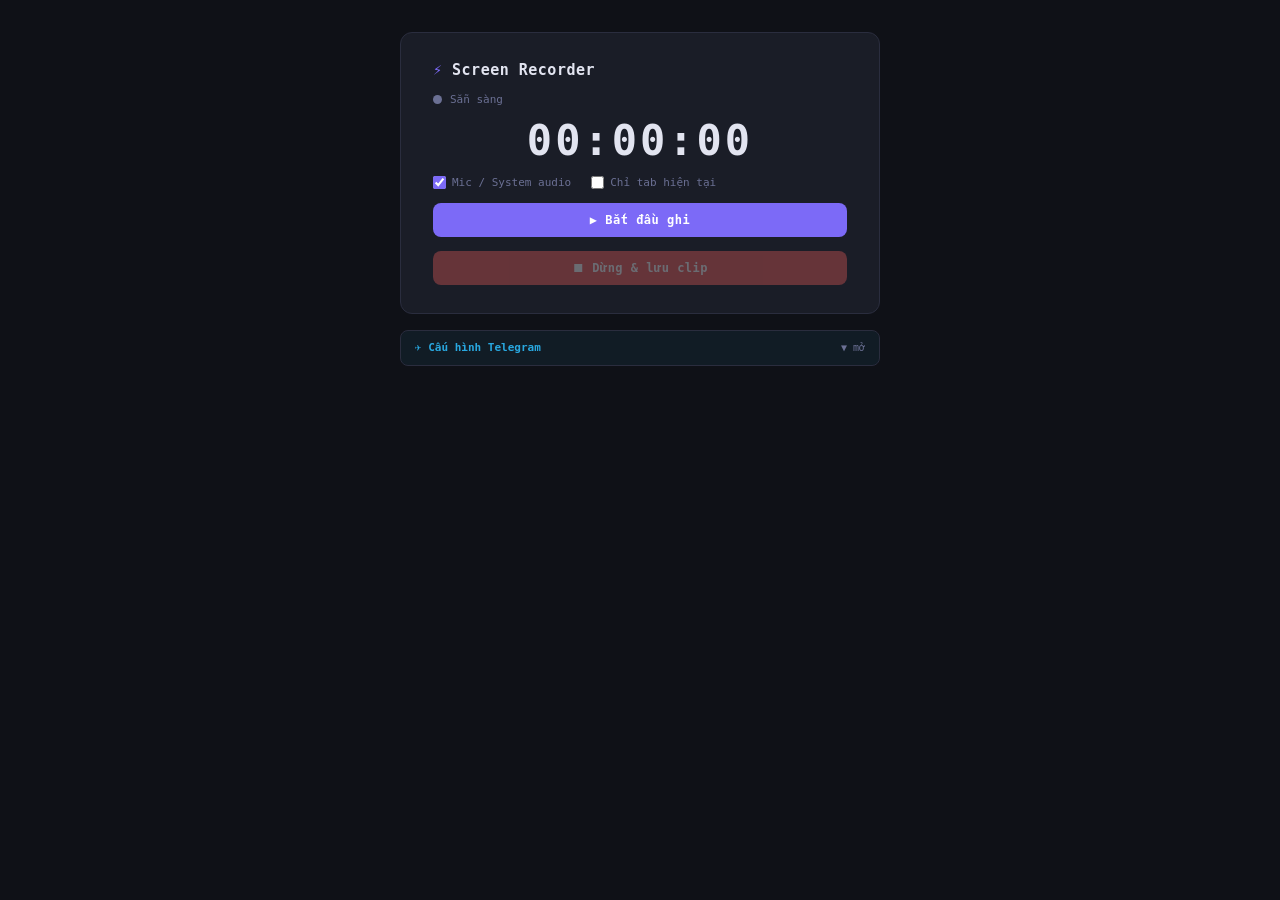
<file: recorder.html>
<!DOCTYPE html>
<html lang="vi">
<head>
  <meta charset="UTF-8">
  <title>Screen Recorder — Dev Toolkit</title>
  <style>
    *, *::before, *::after { box-sizing: border-box; margin: 0; padding: 0; }
    :root {
      --bg: #0f1117; --surface: #1a1d27; --border: #2a2d3e;
      --accent: #7c6af7; --tg: #29a8e0; --error: #f25f5c;
      --success: #4caf82; --warn: #ffc857;
      --text: #e2e4f0; --muted: #6b7094;
      --font: 'Consolas', 'Menlo', monospace;
    }
    body {
      background: var(--bg); color: var(--text);
      font-family: var(--font); font-size: 13px;
      min-height: 100vh;
      display: flex; flex-direction: column; align-items: center;
      padding: 32px 16px 48px; gap: 16px;
    }
    .card {
      background: var(--surface); border: 1px solid var(--border);
      border-radius: 12px; padding: 28px 32px; width: 480px;
      display: flex; flex-direction: column; align-items: center; gap: 14px;
    }
    .card-title { font-size: 15px; font-weight: 700; color: var(--text); letter-spacing: 0.5px; width: 100%; }
    .card-title span { color: var(--accent); }
    .status-row { display: flex; align-items: center; gap: 8px; width: 100%; }
    .dot { width: 9px; height: 9px; border-radius: 50%; background: var(--muted); flex-shrink: 0; transition: background 0.3s; }
    .dot.recording { background: var(--error); animation: blink 1s infinite; }
    @keyframes blink { 0%,100%{opacity:1} 50%{opacity:.3} }
    .status-text { font-size: 11px; color: var(--muted); }
    .timer { font-size: 42px; font-weight: 700; letter-spacing: 3px; color: var(--text); font-variant-numeric: tabular-nums; line-height: 1; }
    .timer.recording { color: var(--error); }
    .options { display: flex; gap: 20px; width: 100%; }
    label { display: flex; align-items: center; gap: 6px; font-size: 11px; color: var(--muted); cursor: pointer; }
    input[type=checkbox] { accent-color: var(--accent); cursor: pointer; }
    .btn { width: 100%; padding: 10px 0; border: none; border-radius: 8px; font-family: var(--font); font-size: 12px; font-weight: 700; cursor: pointer; letter-spacing: 0.5px; transition: opacity 0.15s; }
    .btn:hover { opacity: 0.85; }
    .btn:disabled { opacity: 0.35; cursor: not-allowed; }
    .btn-start { background: var(--accent); color: #fff; }
    .btn-stop  { background: var(--error); color: #fff; }
    .btn-sm { border: none; border-radius: 5px; font-family: var(--font); font-size: 10px; font-weight: 700; cursor: pointer; padding: 5px 10px; transition: opacity 0.15s; letter-spacing: 0.3px; }
    .btn-sm:hover { opacity: 0.8; }
    .btn-dl  { background: var(--accent); color: #fff; }
    .btn-tg  { background: var(--tg); color: #fff; }
    .btn-del { background: transparent; border: 1px solid var(--border); color: var(--muted); }
    video { width: 100%; border-radius: 8px; border: 1px solid var(--border); background: #000; display: none; max-height: 200px; }
    .clips { width: 100%; display: flex; flex-direction: column; gap: 8px; max-height: 300px; overflow-y: auto; }
    .clip-item { background: var(--bg); border: 1px solid var(--border); border-radius: 8px; overflow: hidden; }
    .clip-header { display: flex; align-items: center; gap: 8px; padding: 8px 12px; }
    .clip-thumb { width: 56px; height: 36px; border-radius: 4px; background: #111; object-fit: cover; flex-shrink: 0; border: 1px solid var(--border); cursor: pointer; }
    .clip-info { flex: 1; min-width: 0; }
    .clip-name { font-size: 11px; color: var(--text); white-space: nowrap; overflow: hidden; text-overflow: ellipsis; }
    .clip-meta { font-size: 10px; color: var(--muted); margin-top: 2px; }
    .clip-actions { display: flex; gap: 5px; flex-shrink: 0; }
    .tg-status { padding: 0 12px 8px; font-size: 10px; display: none; }
    .tg-status.sending { color: var(--tg); display: block; }
    .tg-status.done    { color: var(--success); display: block; }
    .tg-status.fail    { color: var(--error); display: block; }
    .tg-config { width: 480px; border: 1px solid var(--border); border-radius: 8px; overflow: hidden; }
    .tg-config-header { display: flex; align-items: center; justify-content: space-between; padding: 10px 14px; background: rgba(41,168,224,.07); border-bottom: 1px solid transparent; cursor: pointer; user-select: none; }
    .tg-config-header.open { border-bottom-color: var(--border); }
    .tg-config-title { font-size: 11px; font-weight: 700; color: var(--tg); }
    .tg-config-toggle { font-size: 10px; color: var(--muted); }
    .tg-config-body { padding: 14px; display: none; flex-direction: column; gap: 10px; background: var(--surface); }
    .tg-config-body.open { display: flex; }
    .field-label { font-size: 10px; color: var(--muted); letter-spacing: 0.5px; margin-bottom: 3px; display: block; }
    input[type=text], input[type=password] { width: 100%; background: var(--bg); border: 1px solid var(--border); border-radius: 5px; color: var(--text); font-family: var(--font); font-size: 11px; padding: 7px 9px; outline: none; transition: border-color 0.15s; }
    input[type=text]:focus, input[type=password]:focus { border-color: var(--tg); }
    input::placeholder { color: var(--muted); }
    .tg-save-row { display: flex; gap: 8px; align-items: center; }
    .tg-save-btn { border: none; border-radius: 5px; background: var(--tg); color: #fff; font-family: var(--font); font-size: 11px; font-weight: 700; padding: 7px 18px; cursor: pointer; }
    .tg-save-btn:hover { opacity: 0.85; }
    .tg-hint { font-size: 10px; color: var(--muted); line-height: 1.7; }
    .tg-hint a { color: var(--tg); text-decoration: none; }
    .tg-hint a:hover { text-decoration: underline; }
    .msg { width: 100%; padding: 8px 12px; border-radius: 6px; font-size: 11px; display: none; }
    .msg.error   { background: rgba(242,95,92,.1);  color: var(--error);   border: 1px solid rgba(242,95,92,.3); }
    .msg.success { background: rgba(76,175,130,.1); color: var(--success); border: 1px solid rgba(76,175,130,.3); }
    .msg.info    { background: rgba(79,195,247,.08); color: var(--tg);     border: 1px solid rgba(79,195,247,.2); }
    ::-webkit-scrollbar { width: 4px; }
    ::-webkit-scrollbar-track { background: transparent; }
    ::-webkit-scrollbar-thumb { background: var(--border); border-radius: 2px; }
  </style>
</head>
<body>

<div class="card">
  <div class="card-title"><span>⚡</span> Screen Recorder</div>
  <div class="status-row">
    <span class="dot" id="rec-dot"></span>
    <span class="status-text" id="rec-status">Sẵn sàng</span>
  </div>
  <div class="timer" id="timer">00:00:00</div>
  <div class="options">
    <label><input type="checkbox" id="opt-audio" checked> Mic / System audio</label>
    <label><input type="checkbox" id="opt-tab"> Chỉ tab hiện tại</label>
  </div>
  <button class="btn btn-start" id="start-btn">▶ Bắt đầu ghi</button>
  <button class="btn btn-stop"  id="stop-btn" disabled>⏹ Dừng & lưu clip</button>
  <video id="preview" controls></video>
  <div class="msg" id="err-msg"></div>
</div>

<div class="card" id="clips-card" style="display:none;">
  <div class="card-title" style="font-size:12px;margin-bottom:2px;">CLIPS ĐÃ GHI</div>
  <div class="clips" id="clip-list"></div>
</div>

<div class="tg-config">
  <div class="tg-config-header" id="tg-toggle">
    <span class="tg-config-title">✈ Cấu hình Telegram</span>
    <span class="tg-config-toggle" id="tg-toggle-icon">▼ mở</span>
  </div>
  <div class="tg-config-body" id="tg-body">
    <div>
      <label class="field-label">BOT TOKEN</label>
      <input type="password" id="tg-token" placeholder="1234567890:AAxxxxxxxxxxxxxxxxxxxxxxxxxxxxxxxxx">
    </div>
    <div>
      <label class="field-label">CHAT ID</label>
      <input type="text" id="tg-chatid" placeholder="-1001234567890  hoặc  123456789">
    </div>
    <div class="tg-save-row">
      <button class="tg-save-btn" id="tg-save-btn">Lưu cấu hình</button>
      <span id="tg-save-status" style="font-size:10px;color:var(--success);display:none;">✓ Đã lưu</span>
    </div>
    <div class="tg-hint">
      Tạo bot: nhắn <strong>/newbot</strong> cho <a href="https://t.me/BotFather" target="_blank">@BotFather</a> → copy token.<br>
      Lấy chat ID: forward tin nhắn cho <a href="https://t.me/userinfobot" target="_blank">@userinfobot</a>.<br>
      Clip sẽ được gửi dạng <strong>document</strong> (.webm) để giữ chất lượng gốc.
    </div>
  </div>
</div>

<script src="recorder.js"></script>
</body>
</html>
</file>
<file: popup.css>
*, *::before, *::after { box-sizing: border-box; margin: 0; padding: 0; }

:root {
  --bg: #0f1117;
  --surface: #1a1d27;
  --border: #2a2d3e;
  --accent: #7c6af7;
  --accent2: #4fc3f7;
  --text: #e2e4f0;
  --muted: #6b7094;
  --success: #4caf82;
  --error: #f25f5c;
  --warn: #ffc857;
  --radius: 6px;
  --font: 'Consolas', 'Menlo', monospace;
}

body {
  width: 480px;
  min-height: 520px;
  background: var(--bg);
  color: var(--text);
  font-family: var(--font);
  font-size: 12px;
}

/* Header */
.header {
  display: flex;
  align-items: center;
  gap: 8px;
  padding: 10px 14px;
  border-bottom: 1px solid var(--border);
  background: var(--surface);
}
.logo {
  font-weight: 700;
  font-size: 13px;
  color: var(--accent);
  letter-spacing: 0.5px;
}
.version {
  font-size: 10px;
  color: var(--muted);
  margin-left: auto;
}

/* Tabs */
.tabs {
  display: flex;
  border-bottom: 1px solid var(--border);
  background: var(--surface);
}
.tab {
  flex: 1;
  padding: 8px 0;
  border: none;
  background: transparent;
  color: var(--muted);
  font-family: var(--font);
  font-size: 11px;
  font-weight: 600;
  letter-spacing: 1px;
  cursor: pointer;
  border-bottom: 2px solid transparent;
  transition: color 0.15s, border-color 0.15s;
}
.tab:hover { color: var(--text); }
.tab.active {
  color: var(--accent);
  border-bottom-color: var(--accent);
}

/* Panels */
.panel { display: none; padding: 14px; }
.panel.active { display: block; }

/* Form elements */
input, select, textarea {
  width: 100%;
  background: var(--surface);
  border: 1px solid var(--border);
  border-radius: var(--radius);
  color: var(--text);
  font-family: var(--font);
  font-size: 11px;
  padding: 7px 9px;
  outline: none;
  transition: border-color 0.15s;
  resize: vertical;
}
input:focus, select:focus, textarea:focus { border-color: var(--accent); }
input::placeholder, textarea::placeholder { color: var(--muted); }

select { cursor: pointer; }
select option { background: var(--surface); }

/* URL row */
.url-row {
  display: flex;
  gap: 6px;
  margin-bottom: 8px;
}
.url-row select { width: 90px; flex-shrink: 0; }
.url-row input { flex: 1; }

/* Buttons */
button {
  border: none;
  border-radius: var(--radius);
  font-family: var(--font);
  font-size: 11px;
  font-weight: 600;
  cursor: pointer;
  padding: 7px 14px;
  transition: opacity 0.15s, background 0.15s;
}
button:hover { opacity: 0.85; }
button:active { opacity: 0.7; }
button:disabled { opacity: 0.4; cursor: not-allowed; }

.btn-primary { background: var(--accent); color: #fff; }
.btn-ghost {
  background: transparent;
  border: 1px solid var(--border);
  color: var(--text);
}
.btn-ghost:hover { border-color: var(--accent); color: var(--accent); }
.btn-danger { background: var(--error); color: #fff; }
.btn-success { background: var(--success); color: #fff; }

.btn-row {
  display: flex;
  gap: 6px;
  margin-top: 8px;
}
.btn-row button { flex: 1; }

/* Spacing helpers */
.mt6 { margin-top: 6px; }
.mt8 { margin-top: 8px; }
.mt10 { margin-top: 10px; }

/* Response box */
.response-meta {
  display: flex;
  align-items: center;
  gap: 10px;
  padding: 6px 10px;
  background: var(--surface);
  border: 1px solid var(--border);
  border-radius: var(--radius) var(--radius) 0 0;
  border-bottom: none;
}
.status-badge {
  font-size: 11px;
  font-weight: 700;
  padding: 2px 7px;
  border-radius: 4px;
}
.status-2xx { background: rgba(76,175,130,.15); color: var(--success); }
.status-4xx { background: rgba(242,95,92,.15); color: var(--error); }
.status-5xx { background: rgba(242,95,92,.15); color: var(--error); }
.status-3xx { background: rgba(255,200,87,.15); color: var(--warn); }
.elapsed { color: var(--muted); font-size: 10px; margin-left: auto; }

.response-tabs {
  display: flex;
  background: var(--surface);
  border: 1px solid var(--border);
  border-bottom: none;
  border-top: 1px solid var(--border);
}
.resp-tab {
  padding: 4px 10px;
  border: none;
  background: transparent;
  color: var(--muted);
  font-size: 10px;
  font-family: var(--font);
  cursor: pointer;
  border-bottom: 2px solid transparent;
}
.resp-tab.active { color: var(--accent2); border-bottom-color: var(--accent2); }

.response-body {
  background: var(--surface);
  border: 1px solid var(--border);
  border-radius: 0 0 var(--radius) var(--radius);
  padding: 8px;
  max-height: 180px;
  overflow-y: auto;
  font-size: 11px;
  line-height: 1.5;
  white-space: pre-wrap;
  word-break: break-all;
}
.response-body .json-key { color: var(--accent2); }
.response-body .json-str { color: #a8d8a8; }
.response-body .json-num { color: var(--warn); }
.response-body .json-bool { color: var(--accent); }
.response-body .json-null { color: var(--muted); }

.copy-resp {
  padding: 3px 8px;
  font-size: 10px;
  margin-left: auto;
  background: transparent;
  border: 1px solid var(--border);
  color: var(--muted);
}

/* Error / info */
.msg {
  padding: 7px 10px;
  border-radius: var(--radius);
  font-size: 11px;
  margin-top: 8px;
}
.msg.error { background: rgba(242,95,92,.1); color: var(--error); border: 1px solid rgba(242,95,92,.3); }
.msg.success { background: rgba(76,175,130,.1); color: var(--success); border: 1px solid rgba(76,175,130,.3); }
.msg.info { background: rgba(79,195,247,.08); color: var(--accent2); border: 1px solid rgba(79,195,247,.2); }

/* ─── Recorder Panel ──────────────────────────── */
.recorder-center {
  display: flex;
  flex-direction: column;
  align-items: center;
  gap: 12px;
  padding: 20px 0;
}
.rec-icon {
  width: 56px; height: 56px;
  background: rgba(242,95,92,.12);
  border-radius: 50%;
  display: flex; align-items: center; justify-content: center;
  font-size: 24px;
}
.rec-desc {
  color: var(--muted);
  font-size: 11px;
  text-align: center;
  line-height: 1.6;
  max-width: 300px;
}

/* ─── Bug Reporter Panel ─────────────────────── */
.field-label {
  display: block;
  color: var(--muted);
  font-size: 10px;
  letter-spacing: 0.5px;
  margin-bottom: 4px;
  margin-top: 10px;
}
.field-label:first-child { margin-top: 0; }

.severity-row {
  display: flex;
  gap: 6px;
  margin-top: 4px;
}
.sev-btn {
  flex: 1;
  padding: 5px 0;
  font-size: 10px;
  background: var(--surface);
  border: 1px solid var(--border);
  color: var(--muted);
  border-radius: var(--radius);
  letter-spacing: 0.5px;
}
.sev-btn.active-low { border-color: var(--success); color: var(--success); background: rgba(76,175,130,.1); }
.sev-btn.active-medium { border-color: var(--accent2); color: var(--accent2); background: rgba(79,195,247,.08); }
.sev-btn.active-high { border-color: var(--warn); color: var(--warn); background: rgba(255,200,87,.1); }
.sev-btn.active-critical { border-color: var(--error); color: var(--error); background: rgba(242,95,92,.1); }

/* Scrollbar */
::-webkit-scrollbar { width: 4px; }
::-webkit-scrollbar-track { background: transparent; }
::-webkit-scrollbar-thumb { background: var(--border); border-radius: 2px; }

/* ─── Report Panel ──────────────────────────────────────── */
.report-toolbar {
  display: flex;
  justify-content: space-between;
  align-items: center;
  margin-bottom: 8px;
  gap: 8px;
}
.filter-row { display: flex; gap: 4px; flex-wrap: wrap; }
.filter-btn {
  padding: 3px 9px; border: 1px solid var(--border);
  background: transparent; color: var(--muted);
  font-family: var(--font); font-size: 10px; font-weight: 600;
  border-radius: 4px; cursor: pointer; letter-spacing: 0.3px;
  transition: all 0.12s;
}
.filter-btn:hover { color: var(--text); border-color: var(--muted); }
.filter-btn.active { background: var(--accent); color: #fff; border-color: var(--accent); }

.report-actions { display: flex; gap: 4px; }
.btn-icon {
  width: 26px; height: 26px; border: 1px solid var(--border);
  background: transparent; color: var(--muted);
  border-radius: 4px; cursor: pointer; font-size: 13px;
  display: flex; align-items: center; justify-content: center;
  transition: all 0.12s;
}
.btn-icon:hover { color: var(--text); border-color: var(--text); }
.btn-icon.danger:hover { color: var(--error); border-color: var(--error); }

.event-summary {
  display: flex; align-items: center; gap: 6px;
  font-size: 10px; margin-bottom: 8px; flex-wrap: wrap;
}
.sum-sep { color: var(--border); }
.sum-item { font-weight: 600; }
.sum-item.err  { color: var(--error); }
.sum-item.warn { color: var(--warn); }
.sum-item.net  { color: var(--accent2); }
.sum-item.fail-net { color: var(--error); }

.event-list {
  max-height: 260px; overflow-y: auto;
  display: flex; flex-direction: column; gap: 3px;
  border: 1px solid var(--border); border-radius: var(--radius);
  padding: 4px;
  background: var(--surface);
}
.empty-state {
  padding: 24px; text-align: center;
  color: var(--muted); font-size: 11px; line-height: 1.7;
}

.ev-row {
  display: flex; align-items: flex-start; gap: 7px;
  padding: 5px 7px; border-radius: 4px;
  font-size: 10px; line-height: 1.4;
  border: 1px solid transparent;
  cursor: default;
  transition: background 0.1s;
}
.ev-row:hover { background: rgba(255,255,255,.03); }

.ev-row.type-JS_ERROR,
.ev-row.type-UNHANDLED_REJECTION  { border-color: rgba(242,95,92,.2); background: rgba(242,95,92,.04); }
.ev-row.type-CONSOLE-error        { border-color: rgba(242,95,92,.15); background: rgba(242,95,92,.03); }
.ev-row.type-CONSOLE-warn         { border-color: rgba(255,200,87,.15); background: rgba(255,200,87,.03); }
.ev-row.type-NETWORK-fail         { border-color: rgba(242,95,92,.2); background: rgba(242,95,92,.04); }
.ev-row.type-NETWORK-ok           { border-color: rgba(79,195,247,.1); }

.ev-badge {
  flex-shrink: 0; font-size: 9px; font-weight: 700;
  padding: 1px 5px; border-radius: 3px;
  letter-spacing: 0.3px; margin-top: 1px;
}
.badge-error  { background: rgba(242,95,92,.2);  color: var(--error); }
.badge-warn   { background: rgba(255,200,87,.2); color: var(--warn); }
.badge-net    { background: rgba(79,195,247,.15); color: var(--accent2); }
.badge-net-fail { background: rgba(242,95,92,.2); color: var(--error); }
.badge-info   { background: rgba(124,106,247,.15); color: var(--accent); }

.ev-content { flex: 1; min-width: 0; }
.ev-msg {
  color: var(--text); word-break: break-all;
  white-space: pre-wrap; font-size: 10px;
}
.ev-meta { color: var(--muted); font-size: 9px; margin-top: 2px; }
.ev-stack {
  color: var(--muted); font-size: 9px; margin-top: 3px;
  white-space: pre-wrap; word-break: break-all;
  max-height: 60px; overflow: hidden;
  border-left: 2px solid var(--border); padding-left: 6px;
}
.ev-ts { flex-shrink: 0; color: var(--muted); font-size: 9px; margin-top: 2px; }

/* ─── Extension Footer ──────────────────────────────────── */
.ext-footer {
  display: flex;
  align-items: center;
  justify-content: space-between;
  padding: 6px 14px;
  border-top: 1px solid var(--border);
  background: var(--surface);
  position: sticky;
  bottom: 0;
}

.ext-footer-left {
  display: flex;
  align-items: center;
  gap: 6px;
  font-size: 10px;
  color: var(--muted);
  letter-spacing: 0.3px;
}

.ext-footer-dot {
  width: 5px; height: 5px;
  border-radius: 50%;
  background: var(--success);
  flex-shrink: 0;
  box-shadow: 0 0 4px var(--success);
  animation: fp-pulse 2.5s infinite;
}

@keyframes fp-pulse {
  0%, 100% { opacity: 1; }
  50%       { opacity: .35; }
}

.ext-footer-ver {
  color: var(--accent);
  font-weight: 700;
}

.ext-footer-policy {
  font-size: 10px;
  color: var(--muted);
  text-decoration: none;
  padding: 2px 6px;
  border: 1px solid transparent;
  border-radius: 3px;
  transition: color 0.15s, border-color 0.15s;
  letter-spacing: 0.2px;
  cursor: pointer;
}

.ext-footer-policy:hover {
  color: var(--accent);
  border-color: var(--border);
}
</file>
